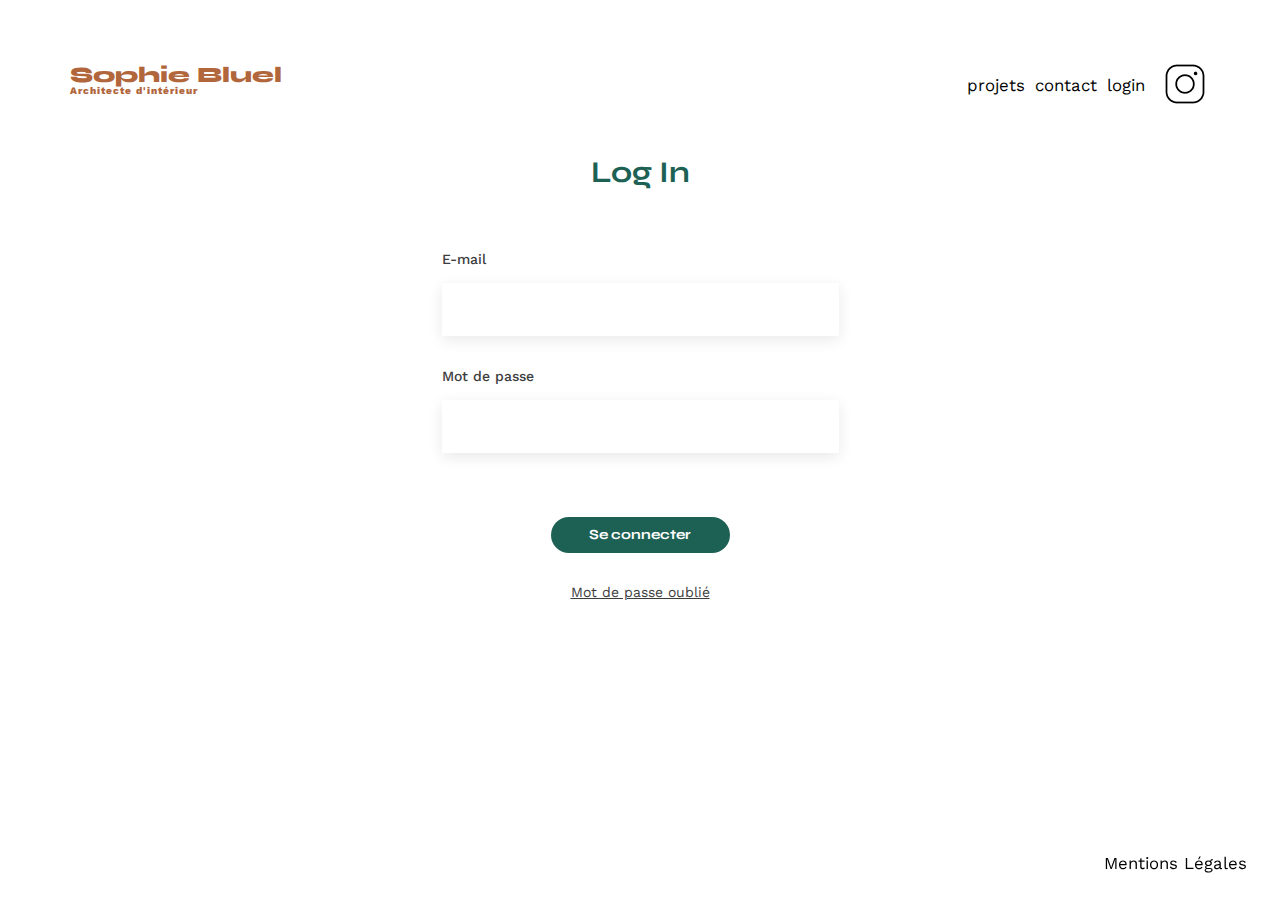
<file: login.html>
<!DOCTYPE html>
<html lang="fr">
<head>
	<meta charset="UTF-8">
	<title>Sophie Bluel - Architecte d'intérieur</title>
	<meta name="viewport" content="width=device-width, initial-scale=1.0">
	<link rel="preconnect" href="https://fonts.googleapis.com">
	<link rel="preconnect" href="https://fonts.gstatic.com" crossorigin>
	<link href="https://fonts.googleapis.com/css2?family=Syne:wght@700;800&family=Work+Sans&display=swap" rel="stylesheet">
	<meta name="description" content="">
    <link rel="stylesheet" href="./assets/style.css">
    <link rel="stylesheet" href="./assets/login.css">
</head>
<body>
<header>
	<h1><a href="index.html">Sophie Bluel</a><span>Architecte d'intérieur</span></h1>
	<nav>
		<ul>
			<li><a href="index.html#portfolio">projets</a></li>
			<li><a href="index.html#contact">contact</a></li>
			<li><a class="login-btn" href="login.html">login</a></li>
			<li><a class="logout-btn" href="#">logout</a></li>
			<li><img src="./assets/icons/instagram.png" alt="Instagram"></li>
		</ul>
	</nav>
</header>
<main>
	<form class="login" action="#" method="post">
		<div class="logintitle">
			<h2>Log In</h2>
		</div>
		<div class="container">
			<label for="email"><b>E-mail</b></label>
			<input class="imput" type="email" placeholder="" id="email" name="email" required>
			<label for="psw"><b>Mot de passe</b></label>
			<input class="imput" type="password" placeholder="" id="psw" name="psw" required>
			<button class="btn-connect" type="submit">Se connecter</button>
		</div>
		<p class ="forgotpwd"><a href="#">Mot de passe oublié</a></p>
	</form>
	</main>
<footer class = "footer-login">
	<nav>
		<ul>
			<li>Mentions Légales</li>
		</ul>
	</nav>
</footer>
<script src="login.js"></script>
</body>
</html>
</file>
<file: assets/login.css>
form {
    display: flex;
    flex-direction: column;
    align-items: center;
    justify-content: center;
    margin : 2rem;
}

.logintitle {
    font-size: 2rem;
    font-weight: bold;
    margin-bottom: 2rem;
}

.container {
    display: flex;
    flex-direction: column;
    align-items: flex-start;
    justify-content: center;
    padding: 2rem;
}

a {
    color: #3D3D3D;
}

label {
    font-family: 'Work Sans';
    font-style: normal;
    font-weight: 500;
    font-size: 14px;
    line-height: 16px;
    margin-bottom: 1rem;
    color: #3D3D3D;
}

.imput {
    width: 379px;
    height: 51px;
    background: #FFFFFF;
    box-shadow: 0px 4px 14px rgba(0, 0, 0, 0.09);
    margin-bottom: 2rem;
    border: none;
    padding-left: 1rem;
    font-family: 'Work Sans';
    font-style: normal;
    font-weight: 500;
    font-size: 14px;
    line-height: 16px;
    color: #3D3D3D;
}

.btn-connect {
    width: 179px;
    height: 36px;
    background: #1D6154;
    border-radius: 60px;
    border: none;
    font-family: 'Syne';
    font-style: normal;
    font-weight: 700;
    font-size: 14px;
    line-height: 19px;
    color: #FFFFFF;
    margin-top: 2rem;
    align-self: center;
}

.btn-connect:hover {
    cursor: pointer;
}

.footer-login {
    position: fixed;
    bottom: 0;
    left: 0;
    width: 100%;
  }

  .hidden {
    display: none;
  }
</file>
<file: assets/style.css>
/* http://meyerweb.com/eric/tools/css/reset/
   v2.0 | 20110126
   License: none (public domain)
*/

html, body, div, span, applet, object, iframe,
h1, h2, h3, h4, h5, h6, p, blockquote, pre,
a, abbr, acronym, address, big, cite, code,
del, dfn, em, img, ins, kbd, q, s, samp,
small, strike, strong, sub, sup, tt, var,
b, u, i, center,
dl, dt, dd, ol, ul, li,
fieldset, form, label, legend,
table, caption, tbody, tfoot, thead, tr, th, td,
article, aside, canvas, details, embed,
figure, figcaption, footer, header, hgroup,
menu, nav, output, ruby, section, summary,
time, mark, audio, video {
	margin: 0;
	padding: 0;
	border: 0;
	font-size: 100%;
	font: inherit;
	vertical-align: baseline;
}
/* HTML5 display-role reset for older browsers */
article, aside, details, figcaption, figure,
footer, header, hgroup, menu, nav, section {
	display: block;
}
body {
	line-height: 1;
}
ol, ul {
	list-style: none;
}
blockquote, q {
	quotes: none;
}
blockquote:before, blockquote:after,
q:before, q:after {
	content: '';
	content: none;
}
table {
	border-collapse: collapse;
	border-spacing: 0;
}
/** end reset css**/
body {
	max-width: 1140px;
	margin:auto;
	margin-top: 4rem;
	font-family: 'Work Sans' ;
	font-size: 14px;
}
header {
	display: flex;
	justify-content: space-between;
	margin: 50px 0;
}
section {
	margin: 50px 0
}

h1{
	display: flex;
	flex-direction: column;
	font-family: 'Syne';
	font-size: 22px;
	font-weight: 800;
	color: #B1663C
}

h1 a {
	text-decoration: none;
	color: #B1663C;
}

h1 > span {
	font-family: 'Work Sans';
	font-size:10px;
	letter-spacing: 0.1em;
;
}

h2{
	font-family: 'Syne';
	font-weight: 700;
	font-size: 30px;
	color: #1D6154
}
nav ul {
	display: flex;
	align-items: center;
	list-style-type: none;

}
nav li {
	padding: 0 5px;
	font-size: 1.2em;
}

nav a {
	text-decoration: none;
	color: #000000;
}

nav a:hover {
	color: #000000;
	font-weight: bold;
}

li:hover {
	color: #B1663C;
}

.hidden {
	display: none !important;
}

/***************** CSS de la page  *****************/

#introduction {
	display: flex;
	align-items: center;
}
#introduction figure {
	flex: 1
}
#introduction img {
	display: block;
	margin: auto;
	width: 80%;
}

#introduction article {
	flex: 1
}
#introduction h2 {
	margin-bottom: 1em;
}

#introduction p {
	margin-bottom: 0.5em;
}
#portfolio h2 {
	text-align: center;
}

.gallery {
	width: 100%;
	display: grid;
	grid-template-columns: 1fr 1fr 1fr;
	grid-column-gap: 20px;
	grid-row-gap: 20px;
}

.gallery img {
	width: 100%;
	height: 85%;
	object-fit: cover;

}
#contact {
	width: 50%;
margin: auto;
}
#contact > * {
	text-align: center;

}
#contact h2{
	margin-bottom: 20px;
}
#contact form {
	text-align: left;
	margin-top:30px;
	display: flex;
	flex-direction: column;
}

#contact input {
	height: 50px;
	font-size: 1.2em;
	border: none;
	box-shadow: 0px 4px 14px rgba(0, 0, 0, 0.09);
}
#contact label {
	margin: 2em 0 1em 0;
}
#contact textarea {
	border: none;
	box-shadow: 0px 4px 14px rgba(0, 0, 0, 0.09);
}

input[type="submit"]{
	font-family: 'Syne';
	font-weight: 700;
	color: white;
	background-color: #1D6154;
	margin : 2em auto ;
	width: 180px;
	text-align: center;
	border-radius: 60px ;
}

footer nav ul {
	display: flex;
	justify-content: flex-end;
	margin: 2em
}


/* ******  USER BANNER  ****** */

#user-banner {
	position: fixed;
	left: 0;
	right: 0;
	top: 0;
	justify-content: center;
	align-items: center;
	background-color: #000000;
	height: 59px;
	animation: slideDown 0.9s ease-out;
}

.btn-edit {
	display: flex;
	align-items: center;
	justify-content: center;
	color: #ffffff;
	margin-right: 1rem;
	padding-right: 1rem;
	cursor: pointer;

}

.btn-edit i {
	margin-right: 10px;
}


#user-banner .btn-pub {
	background-color: #ffffff;
	color: #000000;
	padding: 10px 20px;
	border-radius: 60px;
}

#user-banner .btn-pub:hover {
	cursor: pointer;
}

  
/************* Edit button *************/

#projet-title {
	display: flex;
	align-items: center;
	justify-content: center;
	margin-bottom: 1rem;
	margin-top: 1rem;
	gap: 0.5rem;
  }

.edit-btn-container {
	display: flex;
	align-items: center;
	margin-right: 1rem;
}
  
.edit-btn-container i {
	margin-right: 5px;
}
  
/*****************  MODAL edition  *****************/

.modal-container {
	display: none;
	position: fixed;
	top: 0;
	width: 100vw;
	height: 100vh;
	margin: 0;
}

.modal-container.active {
	display: block;
}

.overlay {
	position: fixed;
	top: 0;
	left: 0;
	right: 0;
	width: 100%;
	height: 100%;
	background-color: rgba(0, 0, 0, 0.3);
}

.modal {
    display: flex;
    flex-direction: column;
    align-items: center;
	width: 630px;
	height: 700px;
	padding: 30px;
    background: #ffffff;
    border-radius: 5px;
    position: fixed;
    top: 50%;
    left: 50%;
    transform: translate(-50%, -50%);
}

.close-modal {
	padding: 8px 10px;
	border: none;
	font-size: 18px;
	position: absolute;
	top: 10px;
	right: 10px;
	cursor: pointer;
	background-color: transparent;
}

.modal h2 {
	margin-bottom: 2rem;
	font-family: 'Work Sans';
	font-style: normal;
	font-weight: 400;
	font-size: 26px;
	line-height: 30px;
	text-align: center;
	
	color: #000000;
}

.modal p {
	margin-bottom: 16px;
	font-family: 'Syne';
	font-weight: 400;
	font-size: 14px;
	font-style: normal;
	cursor: pointer;
}

.gallery-modal {
    width: 100%;
    max-height: 500px;
    display: grid;
    grid-template-columns: 1fr 1fr 1fr 1fr 1fr;
    grid-column-gap: 6px;
    grid-row-gap: 6px;
    border-bottom: 1px solid #B3B3B3;
    padding-bottom: 3rem;
    overflow: scroll;
}

.gallery-modal img {
	width: 100%;
}

.gallery-modal img:hover {
	cursor: pointer;

}

.modal figure {
    position: relative;
}

.modal figcaption {
	cursor: pointer;
}

.modal .icon-container {
    position: absolute;
    top: 5px;
    right: 5px;
}

.modal .move-icon {
    display: inline-block;
    background: black;
    color: white;
    font-size: 9px;
    padding: 5px;
    cursor: pointer;
    opacity: 0; 
}

.modal .delete-icon {
    display: inline-block;
    background: black;
    color: white;
    font-size: 9px;
    padding: 5px;
    cursor: pointer;
}
.modal figure:hover .move-icon {
    opacity: 1; /* Rend l'icône visible lors du survol de l'image */
}

.valid-btn {
    width: 179px;
    height: 36px;
    background: #1D6154;
    border-radius: 60px;
    border: none;
    font-family: 'Syne';
    font-style: normal;
    font-weight: 700;
    font-size: 14px;
    line-height: 19px;
    color: #FFFFFF;
    margin-top: 2rem;
	margin-bottom: 1.5rem;
    align-self: center;
	cursor: pointer;
}

/*****************  MODAL ajout  *****************/

.modal-add-container {
	display: none;
	position: fixed;
	top: 0;
	width: 100vw;
	height: 100vh;
	margin: 0;
  }
  
  .modal-add-container.active {
	display: block;
  }
  
  
  .modal-add {
    display: flex;
    flex-direction: column;
    align-items: center;
	width: 630px;
	height: 700px;
	padding: 30px;
    background: #ffffff;
    border-radius: 5px;
    position: fixed;
    top: 50%;
    left: 50%;
    transform: translate(-50%, -50%);
}

.back-to-edit-modal {
	padding: 8px 10px;
	border: none;
	font-size: 18px;
	position: absolute;
	top: 10px;
	left: 10px;
	cursor: pointer;
	background-color: transparent;
}

  .modal-add h2 {
	margin-bottom: 2rem;
	font-family: 'Work Sans';
	font-style: normal;
	font-weight: 400;
	font-size: 26px;
	line-height: 30px;
	text-align: center;
	color: #000000;
  }
  
  .modal-add label {
	margin-bottom: 0.5rem;
	font-family: 'Work Sans';
	font-style: normal;
	font-weight: 500;
	font-size: 14px;
	line-height: 16px;
	color: #3D3D3D;
  }
  
  .modal-add input[type="text"],
  .modal-add textarea,
  .modal-add select {
	border: none;
	box-shadow: 0px 4px 14px rgba(0, 0, 0, 0.09);
	height: 50px;
	margin-top: 1rem;
	margin-bottom: 1rem;
	padding-left: 10px;
	font-family: 'Syne';
	font-weight: 400;
	font-size: 14px;
	font-style: normal;
  }
  
  .modal-add input[type="submit"] {
	width: 179px;
	height: 36px;
	background: #1D6154;
	border-radius: 60px;
	border: none;
	font-family: 'Syne';
	font-style: normal;
	font-weight: 700;
	font-size: 14px;
	line-height: 19px;
	color: #FFFFFF;
	margin-top: 2rem;
	margin-bottom: 1.5rem;
	align-self: center;
	cursor: pointer;
  }
  
  .modal-add input[type="file"] {
	display: block;
	margin-bottom: 1rem;
  }

  #add-work-form {
	display: flex;
	flex-direction: column;
	width: 70%;
  }
  
  .load-img {
	display: flex;
	flex-direction: column;
	align-items: center;
	justify-content: center;
	width: 100%;
	height: 150px;
	border: solid 1px #B3B3B3;
	background-color: #E8F1F6;
	padding: 1rem;
	margin-bottom: 1rem;
	max-height: 300px;
	position: relative;
  }
  
  #load-init {	
	display: flex;
	flex-direction: column;
	align-items: center;
	justify-content: center;
}

.load-img label {
	cursor: pointer;
	display: flex;
	flex-direction: column;
	align-items: center;
	justify-content: center;
}

  .load-img img {
	max-height: 100%;
	max-width: 100%;
	object-fit: cover;
	position: absolute;
	top: 0;
  }
  
  .fa-image {
	font-size: 4rem;
	color: #B3B3B3;
  }

  .add-photo {
	cursor: pointer;
	font-size: 18px;
	font-weight: bold;
	background-color: #CBD6DC;
	color: #306685;
	padding: 10px 20px;
	border-radius: 25px;
	border: none;
	margin: 10px;
  }

  .add-work-trigger {
	cursor: pointer;
	font-size: 18px;
	font-weight: bold;
	background-color: #1D6154;
	color: white;
	padding: 10px 20px;
	border-radius: 5px;
	border: none;
	margin: 10px;
  }
  
  .add-work-trigger:hover {
	background-color: #0f453c;
  }

  .border-modal {
	border-bottom: solid 1px #B3B3B3;
	margin-top: 2rem;
  }
/*****************  Alert Message  *****************/
.alert-banner {
	position: fixed;
	display: flex;
	top: 0;
	left: 0;
	width: 100%;
	height: 40px;
	padding: 10px;
	background-color: #1D6154;
	color: white;
	text-align: center;
	align-items: center;
	justify-content: center;
	gap: 1rem;
	z-index: 10000;
	animation: slideDown 0.5s ease-out;
	transition: transform 0.5s ease-in-out; 
}

@keyframes slideDown {
	0% {
	  transform: translateY(-100%);
	}
	100% {
	  transform: translateY(0);
	}
  }
  
  .slideUp {
	transform: translateY(-100%); /* déplace l'élément vers le haut */
  }

  .alert-banner button {
	background: white;
	border: none;
    box-shadow: 0px 4px 14px rgba(0, 0, 0, 0.09);
	border-radius: 20px;
	height: 34px;
	width: 100px;
	color: #1D6154;
	font-weight: bold;
	text-decoration: none;
	cursor: pointer;
  }
  
  /************* Filter buttons *************/

.filters {
	display: flex;
	justify-content: center;
	align-items: center;
	margin-bottom: 2rem;
}

.filters.hidden {
	display: none;
}

.btn_filters {
	border: solid #1D6154 1px;
	border-radius: 60px;
	color: #1D6154;
	padding: 0.5em 1.6em;
	margin: 0.7rem;
	font-family: syne;
	font-weight: 700;
	font-size: 16px;
	text-align: center;
	justify-content: center;
	height: auto;

}

.btn_filters:hover {
	background-color: #1D6154;
	color: white;
	cursor: pointer;
}

.btn_filters.selected {
	background-color: #1D6154;
	color: white;
  }
</file>
